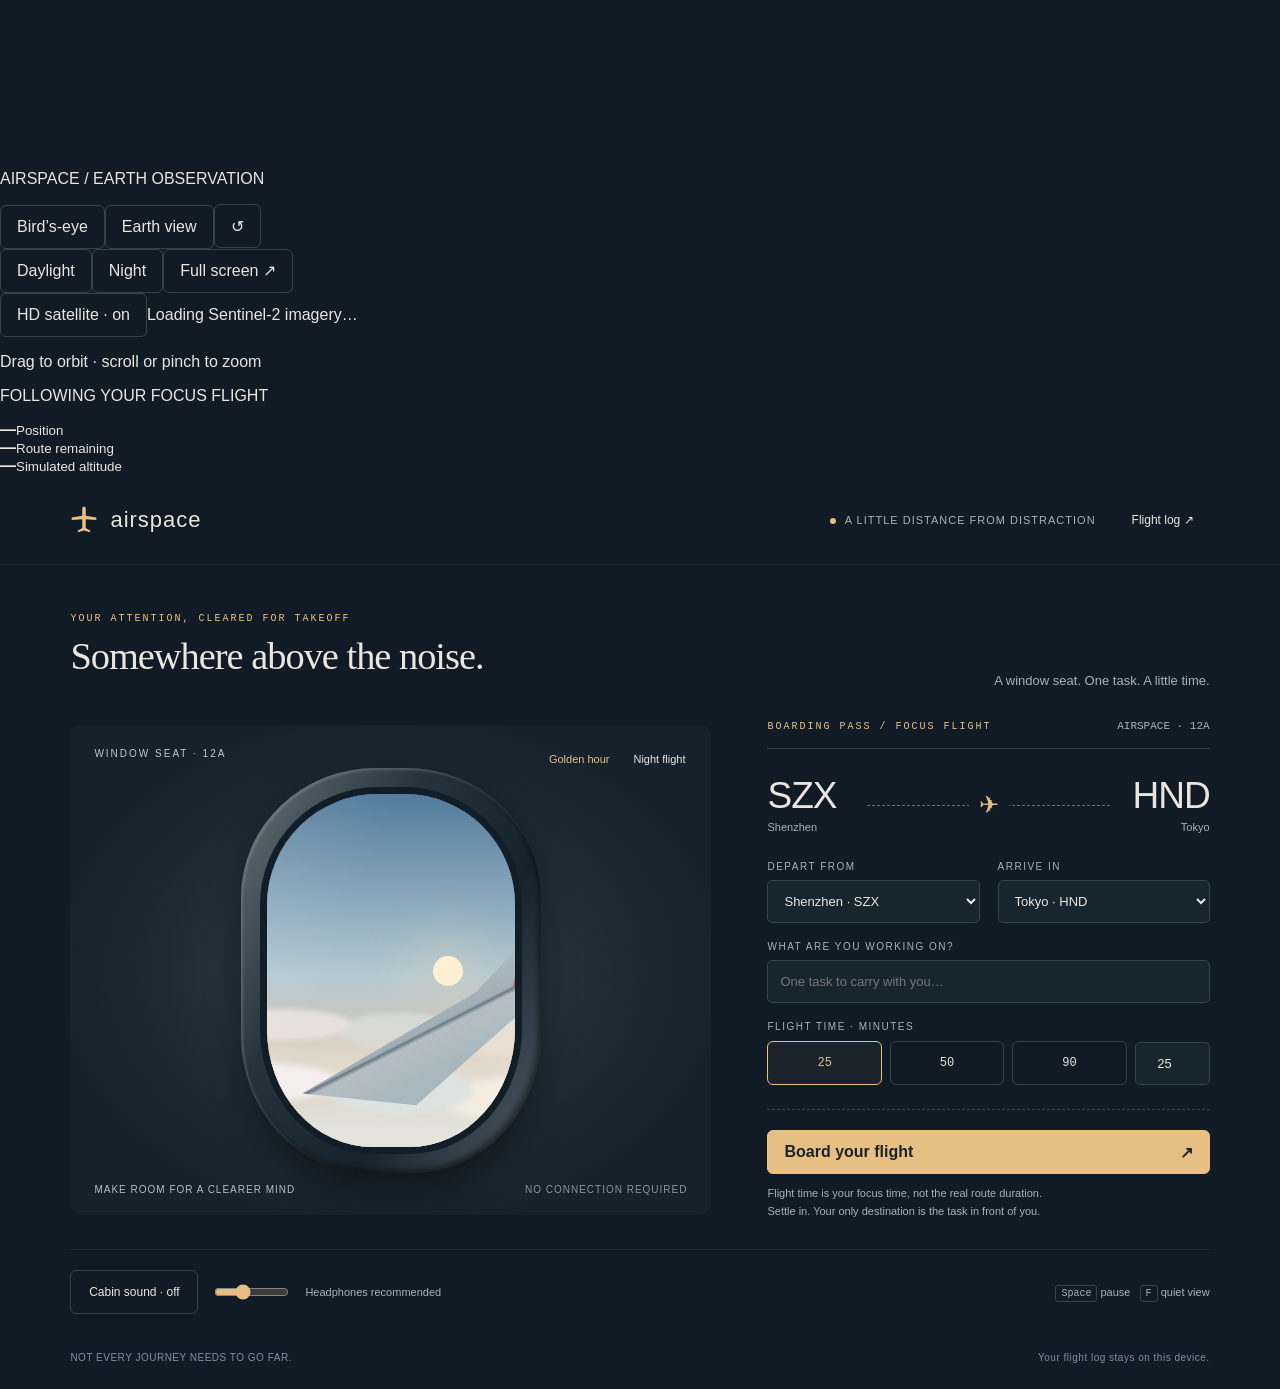
<file: src/template.html>
<!DOCTYPE html>
<html lang="en"><head><meta charset="utf-8"><meta name="viewport" content="width=device-width,initial-scale=1"><meta name="theme-color" content="#101b25"><title>Airspace — a little distance from distraction</title><style>
:root{--ink:#e9e6df;--muted:#a7b2b9;--line:#35434b;--accent:#e8bf83;--ease:220ms cubic-bezier(.2,.8,.2,1)}*{box-sizing:border-box}body{margin:0;background:#101b25;color:var(--ink);font-family:'Avenir Next',Avenir,'Segoe UI',sans-serif;min-height:100vh}button,input,select{font:inherit}button{cursor:pointer}button,a,input,select{transition:background var(--ease),color var(--ease),border-color var(--ease),transform var(--ease)}button:active{transform:scale(.96)}button:focus-visible,a:focus-visible,input:focus-visible,select:focus-visible{outline:2px solid var(--accent);outline-offset:5px}button{color:inherit;background:none;border:1px solid var(--line);border-radius:6px;min-height:44px;padding:10px 16px}button:hover{background:#ffffff0d;border-color:#7d8b92}button:disabled{opacity:.4;cursor:not-allowed}.primary{background:var(--accent);border-color:var(--accent);color:#19232a;font-weight:600}.primary:hover{background:#f2d5ab;border-color:#f2d5ab}.eyebrow{font-family:Menlo,Consolas,monospace;font-size:10px;letter-spacing:2px;text-transform:uppercase;color:var(--muted)}header{height:90px;padding:0 5.5vw;display:flex;align-items:center;justify-content:space-between;border-bottom:1px solid #ffffff0b}.brand{display:flex;align-items:center;gap:12px;font-size:22px;letter-spacing:1px}.brand svg{width:28px;fill:var(--accent)}.header-right{display:flex;align-items:center;gap:20px}.status{font-size:11px;letter-spacing:1px;color:var(--muted)}.status:before{content:'';display:inline-block;width:6px;height:6px;border-radius:50%;background:var(--accent);margin-right:9px}#logButton{border:0;font-size:12px}main{max-width:1440px;margin:auto;padding:48px 5.5vw 24px}.intro{display:flex;align-items:end;justify-content:space-between;margin-bottom:32px}.intro h1{font-family:Georgia,serif;font-size:clamp(30px,3vw,44px);font-weight:400;letter-spacing:-1px;margin:10px 0}.intro p{color:var(--muted);font-size:13px;margin:0}.intro .eyebrow{color:var(--accent)}.layout{display:grid;grid-template-columns:minmax(0,1.45fr) minmax(330px,1fr);gap:56px;align-items:center}.window-scene{position:relative;height:490px;display:flex;justify-content:center;align-items:center;background:radial-gradient(ellipse at 50% 50%,#35444e 0,#1c2933 55%,#15212b 76%);border-radius:12px;overflow:hidden}.window-shell{position:relative;width:300px;height:405px;border-radius:45% 45% 43% 43% / 32% 32% 34% 34%;padding:19px;background:linear-gradient(120deg,#69747a,#26333c 35%,#17232c 65%,#53616a);box-shadow:0 12px 35px #0007,inset 2px 2px 3px #a4b1b755,inset -3px -3px 7px #0008}.window-inner{height:100%;border-radius:45% 45% 43% 43% / 32% 32% 34% 34%;overflow:hidden;position:relative;background:#91b2c5;box-shadow:inset 0 0 15px #000c;border:7px solid #111e28}.sky{position:absolute;inset:0;background:linear-gradient(#527b9c 0%,#b3c9d2 51%,#e1c6ae 78%,#d5d9d4);transition:background 1s}.sun{position:absolute;top:46%;left:67%;width:30px;height:30px;background:#fff0d3;border-radius:50%;box-shadow:0 0 50px 22px #f9d9b84a}.cloud-layer{position:absolute;width:180%;height:40%;left:-40%;bottom:-5%;filter:blur(3px);background:radial-gradient(ellipse at 20% 42%,#f5eeee 0 16%,transparent 17%),radial-gradient(ellipse at 52% 48%,#dce3e1 0 22%,transparent 23%),radial-gradient(ellipse at 86% 54%,#f3eddf 0 21%,transparent 22%),linear-gradient(transparent 30%,#e4e4dc 80%);animation:drift 65s linear infinite alternate}.cloud-layer.far{bottom:12%;opacity:.65;transform:scale(.8);animation-duration:95s}.wing{position:absolute;width:110%;height:140px;bottom:13%;left:10%;transform:rotate(-12deg);clip-path:polygon(0 75%,70% 30%,92% 0,100% 3%,87% 48%,40% 100%);background:linear-gradient(165deg,#c8d2d7,#a2aeb6 49%,#657783 50%,#b5bec3 52%,#a9b8bf 70%);filter:drop-shadow(0 2px 3px #0006)}.wing:after{content:'';position:absolute;top:7px;right:11%;height:40px;width:7px;background:#b55239;transform:rotate(22deg)}.window-shine{position:absolute;inset:0;pointer-events:none;border-radius:inherit;background:linear-gradient(110deg,#ffffff18,transparent 35%,transparent 75%,#ffffff10)}.scene-caption{position:absolute;bottom:20px;left:24px;right:24px;display:flex;justify-content:space-between;font-size:10px;letter-spacing:1px;color:#b3bcc2}.scene-caption span:last-child{color:#89979f}.cabin-label{position:absolute;top:23px;left:24px;color:#c0c8cc;font-size:10px;letter-spacing:2px}.scene-controls{position:absolute;right:16px;top:12px;display:flex;gap:4px}.scene-controls button{border:0;font-size:11px;padding:8px 10px}.scene-controls button[aria-pressed=true]{color:var(--accent)}.night .sky{background:linear-gradient(#111d38,#314b6d 70%,#64768a)}.night .sun{width:22px;height:22px;background:#e5ecdf;top:22%;left:62%;box-shadow:0 0 25px #e5ecdf35}.night .cloud-layer{filter:blur(3px) brightness(.55)}.night .wing{filter:brightness(.65)}@keyframes drift{from{translate:-10% 0}to{translate:12% 0}}body:not(.flying) .cloud-layer{animation-play-state:paused}.ticket{position:relative}.ticket-top{display:flex;justify-content:space-between;align-items:center;border-bottom:1px solid var(--line);padding-bottom:16px}.ticket-top .eyebrow{color:var(--accent)}.seat{font-family:Menlo,monospace;font-size:11px;color:var(--muted)}.route{display:flex;align-items:center;justify-content:space-between;margin:26px 0}.airport{min-width:90px}.airport strong{display:block;font-size:37px;font-weight:500;letter-spacing:-1px}.airport small{font-size:11px;color:var(--muted)}.airport:last-child{text-align:right}.route-art{flex:1;padding:0 14px;position:relative;text-align:center;color:var(--accent)}.route-art:before{content:'';position:absolute;left:10px;right:10px;top:50%;border-top:1px dashed #637179}.route-art span{background:#101b25;position:relative;padding:0 10px;display:inline-block;font-size:24px}.form-grid{display:grid;grid-template-columns:1fr 1fr;gap:18px}label{display:block;font-size:10px;letter-spacing:1.5px;color:var(--muted);text-transform:uppercase;margin-bottom:8px}select,input{width:100%;height:43px;border:1px solid var(--line);border-radius:5px;background:#17252f;color:var(--ink);padding:8px 12px;font-size:13px}select option{background:#17252f}.task-row{margin-top:18px}.duration-row{display:flex;gap:8px;align-items:center;margin:9px 0 0}.duration-row button{flex:1;font-family:Menlo,monospace;font-size:12px;padding:9px 5px}.duration-row button.selected{color:var(--accent);border-color:var(--accent);background:#e8bf830c}.custom{max-width:75px;text-align:center}.boarding-footer{margin-top:24px;border-top:1px dashed var(--line);padding-top:20px}.boarding-footer button{width:100%;display:flex;justify-content:space-between;align-items:center}.boarding-footer p{font-size:11px;color:var(--muted);line-height:1.6;margin-bottom:0}.timer-wrap{padding:16px 0}.phase{display:flex;align-items:center;gap:9px;color:var(--accent);font-size:11px;letter-spacing:2px;text-transform:uppercase}.phase:before{content:'';height:5px;width:5px;border-radius:50%;background:var(--accent)}.timer{font-family:'Avenir Next',sans-serif;font-size:clamp(70px,7.5vw,110px);font-weight:300;letter-spacing:-5px;line-height:1.2;font-variant-numeric:tabular-nums;margin:10px 0}.task-caption{font-size:14px;color:var(--muted);overflow-wrap:anywhere}.progress{height:3px;background:#35434b;margin:26px 0 12px;position:relative}.progress-fill{height:100%;background:var(--accent);width:0;transition:width .7s linear}.progress-plane{position:absolute;top:-12px;left:0;color:var(--accent);font-size:19px;transform:translateX(-50%);transition:left .7s linear}.progress-labels{display:flex;justify-content:space-between;color:var(--muted);font-family:Menlo,monospace;font-size:10px}.flight-actions{display:flex;gap:10px;margin-top:28px}.flight-actions .primary{flex:1}.flight-note{font-size:11px;color:var(--muted);margin-top:14px;line-height:1.7}.below{display:flex;justify-content:space-between;align-items:center;margin-top:29px;border-top:1px solid #ffffff10;padding-top:20px;gap:20px}.sound{display:flex;gap:14px;align-items:center}.sound button{font-size:12px;min-width:128px}.volume{width:75px;height:24px;accent-color:var(--accent);padding:0;border:0;background:none}.sound small{font-size:11px;color:var(--muted)}.hint{font-size:11px;color:var(--muted)}kbd{border:1px solid var(--line);border-radius:3px;padding:2px 5px;font-size:10px}.footer{display:flex;justify-content:space-between;margin-top:38px;color:#7e919c;font-size:10px;letter-spacing:.5px}.hidden{display:none!important}dialog{background:#17252f;color:var(--ink);border:1px solid var(--line);border-radius:10px;padding:28px;width:min(480px,calc(100% - 32px));max-height:80vh}dialog::backdrop{background:#0009}dialog h2{font-family:Georgia,serif;font-weight:400;margin-top:0}dialog p{color:var(--muted);font-size:13px;line-height:1.7}.dialog-head{display:flex;align-items:start;justify-content:space-between;gap:12px}.dialog-head button{padding:0 12px;margin-top:-7px}.log-entry{border-top:1px solid var(--line);padding:15px 0;font-size:13px}.log-entry small{display:block;color:var(--muted);margin-top:7px}.log-summary{color:var(--accent)!important}.toast{position:fixed;bottom:24px;left:50%;transform:translateX(-50%);padding:12px 20px;background:#e8bf83;color:#17252f;font-size:12px;border-radius:5px;z-index:10;width:max-content;max-width:90vw}.immersive header,.immersive .intro,.immersive .below,.immersive .footer{display:none}.immersive main{min-height:100vh;display:flex;align-items:center;justify-content:center}.immersive .layout{width:100%}.immersive #immersiveButton{position:fixed;right:20px;top:20px;z-index:5;background:#101b25}.sr-only{position:absolute;width:1px;height:1px;overflow:hidden;clip:rect(0,0,0,0)}@media(min-width:1500px){main{padding-top:65px}.window-scene{height:550px}.window-shell{width:330px;height:445px}}@media(max-width:900px){.layout{gap:28px;grid-template-columns:1fr 1fr}.window-scene{height:440px}.window-shell{width:255px;height:355px}.scene-caption{font-size:9px}.scene-caption span:last-child{display:none}.intro{align-items:start;gap:20px}.intro p{max-width:210px;line-height:1.7}.form-grid{gap:10px}.airport strong{font-size:32px}}@media(max-width:680px){header{height:70px;padding:0 22px}.brand{font-size:19px}.status{display:none}main{padding:27px 22px}.intro{margin-bottom:24px}.intro h1{font-size:32px}.intro>p{display:none}.layout{grid-template-columns:1fr;gap:28px}.window-scene{height:285px}.window-shell{width:190px;height:255px;padding:12px}.cabin-label{font-size:9px;left:15px}.scene-caption{left:15px;bottom:12px}.scene-controls{right:9px;top:6px;flex-direction:column}.window-inner{border-width:5px}.route{margin:20px 0}.timer{font-size:86px}.below{align-items:start}.sound{flex-wrap:wrap;gap:8px}.sound small{display:none}.hint{font-size:10px;max-width:100px;line-height:1.8}.footer{line-height:1.7;gap:20px;margin-top:25px}.immersive main{padding-top:75px;padding-bottom:25px}.immersive .window-scene{height:240px}.immersive .window-shell{height:220px;width:166px}.immersive .layout{gap:20px}}@media(prefers-reduced-motion:reduce){*,*:before,*:after{animation:none!important;transition:none!important}}

/*__IMMERSIVE_CSS__*/
</style></head><body>
<div id="worldStage"><canvas id="worldCanvas" tabindex="0" aria-label="Interactive 3D Earth and airplane. Drag to orbit and scroll to zoom."></canvas><div id="worldError" class="hidden" role="status"></div></div>
<aside id="worldHud" aria-label="Camera controls"><p class="world-title">AIRSPACE / EARTH OBSERVATION</p><div class="view-switch"><button id="followView" aria-pressed="true">Bird’s-eye</button><button id="globeView" aria-pressed="false">Earth view</button><button id="recenterView" title="Recenter camera" aria-label="Recenter camera">↺</button></div><div class="world-settings"><button id="worldDay" aria-pressed="true">Daylight</button><button id="worldNight" aria-pressed="false">Night</button><button id="fullscreenView" aria-label="Toggle browser fullscreen">Full screen ↗</button></div><div class="satellite-controls"><button id="satelliteToggle" aria-pressed="true">HD satellite · on</button><span id="satelliteState" role="status">Loading Sentinel-2 imagery…</span></div><p id="worldHint">Drag to orbit · scroll or pinch to zoom</p></aside>
<aside id="telemetry" aria-label="Simulated flight position"><p class="telemetry-label">FOLLOWING YOUR FOCUS FLIGHT</p><div class="telemetry-values"><div class="telemetry-item"><strong id="worldPosition">—</strong><small>Position</small></div><div class="telemetry-item"><strong id="worldDistance">—</strong><small>Route remaining</small></div><div class="telemetry-item"><strong id="worldAltitude">—</strong><small>Simulated altitude</small></div></div></aside>
<div id="satelliteCredit" hidden><a href="https://cloudless.eox.at/" target="_blank" rel="noopener">EOxCloudless</a> by <a href="https://eox.at/" target="_blank" rel="noopener">EOX IT Services GmbH</a> (Contains modified Copernicus Sentinel data 2025) · <a href="https://maps.eox.at/" target="_blank" rel="noopener">EOX::Maps</a></div>
<header><div class="brand"><svg viewBox="0 0 32 32" aria-hidden="true"><path d="M30 13 18 11V3c0-3-4-3-4 0v8L2 13v3l12-1v10l-5 3v2l7-2 7 2v-2l-5-3V15l12 1z"/></svg>airspace</div><div class="header-right"><span class="status" id="headerStatus">A LITTLE DISTANCE FROM DISTRACTION</span><button id="logButton">Flight log ↗</button></div></header>
<main><section class="intro"><div><div class="eyebrow">Your attention, cleared for takeoff</div><h1 id="headline">Somewhere above the noise.</h1></div><p>A window seat. One task. A little time.</p></section><div class="layout"><section class="window-scene" id="scene" aria-label="Illustrated airplane window with clouds and an aircraft wing"><span class="cabin-label">WINDOW SEAT · 12A</span><div class="scene-controls"><button id="dayButton" aria-pressed="true">Golden hour</button><button id="nightButton" aria-pressed="false">Night flight</button></div><div class="window-shell"><div class="window-inner"><div class="sky"></div><div class="sun"></div><div class="cloud-layer far"></div><div class="cloud-layer"></div><div class="wing"></div><div class="window-shine"></div></div></div><div class="scene-caption"><span id="sceneCaption">MAKE ROOM FOR A CLEARER MIND</span><span>NO CONNECTION REQUIRED</span></div></section>
<section class="ticket" aria-label="Focus flight controls"><div class="ticket-top"><span class="eyebrow" id="ticketLabel">Boarding pass / focus flight</span><span class="seat">AIRSPACE · 12A</span></div><div class="route"><div class="airport"><strong id="originCode">SZX</strong><small id="originName">Shenzhen</small></div><div class="route-art"><span aria-hidden="true">✈</span></div><div class="airport"><strong id="destinationCode">HND</strong><small id="destinationName">Tokyo</small></div></div>
<form id="boarding"><div class="form-grid"><div><label for="origin">Depart from</label><select id="origin"></select></div><div><label for="destination">Arrive in</label><select id="destination"></select></div></div><div class="task-row"><label for="task">What are you working on?</label><input id="task" maxlength="100" placeholder="One task to carry with you…" autocomplete="off"></div><div class="task-row"><label for="minutes">Flight time · minutes</label><div class="duration-row"><button type="button" class="selected" data-minutes="25">25</button><button type="button" data-minutes="50">50</button><button type="button" data-minutes="90">90</button><input class="custom" id="minutes" type="number" min="1" max="240" value="25" required aria-label="Custom focus duration in minutes"></div></div><div class="boarding-footer"><button type="submit" class="primary"><span>Board your flight</span><span aria-hidden="true">↗</span></button><p>Flight time is your focus time, not the real route duration.<br>Settle in. Your only destination is the task in front of you.</p></div></form>
<div id="flight" class="hidden"><div class="timer-wrap"><div class="phase" id="phase">Taking off</div><div class="timer" id="timer" role="timer" aria-label="Time remaining">25:00</div><div class="task-caption" id="taskCaption">Uninterrupted focus</div><div class="progress"><div class="progress-fill" id="progressFill"></div><span class="progress-plane" id="progressPlane" aria-hidden="true">✈</span></div><div class="progress-labels"><span id="departLabel">SZX · DEPARTURE</span><span id="percent">0%</span><span id="arriveLabel">HND · ARRIVAL</span></div><div class="flight-actions"><button class="primary" id="pauseButton">Pause flight</button><button id="endButton">End flight</button><button id="immersiveButton" title="Hide interface (F)" aria-label="Toggle immersive view">⛶</button></div><p class="flight-note" id="flightNote">Your attention is here. Stay with one thing.</p></div></div>
</section></div><div class="below"><div class="sound"><button id="soundButton" aria-pressed="false">Cabin sound · off</button><label for="volume" class="sr-only">Cabin volume</label><input class="volume" id="volume" type="range" min="0" max="100" value="35"><small>Headphones recommended</small></div><span class="hint"><kbd>Space</kbd> pause &nbsp; <kbd>F</kbd> quiet view</span></div><footer class="footer"><span>NOT EVERY JOURNEY NEEDS TO GO FAR.</span><span>Your flight log stays on this device.</span></footer></main>
<dialog id="logDialog"><div class="dialog-head"><h2>Your flight log</h2><button id="closeLog" aria-label="Close flight log">×</button></div><p id="logSummary" class="log-summary"></p><div id="logEntries"></div></dialog><dialog id="endDialog"><h2>Return to the gate?</h2><p>Your flight will end early. Only completed flights are added to your log.</p><div class="flight-actions"><button id="keepFlying" class="primary">Keep flying</button><button id="confirmEnd">End flight</button></div></dialog><div class="sr-only" id="announcement" aria-live="polite"></div><div id="toast" class="toast hidden" role="status"></div>
<script>
(()=>{'use strict';
const $=id=>document.getElementById(id), airports=[{code:'SZX',name:'Shenzhen'},{code:'HND',name:'Tokyo'},{code:'SIN',name:'Singapore'},{code:'LHR',name:'London'},{code:'JFK',name:'New York'},{code:'CDG',name:'Paris'},{code:'SYD',name:'Sydney'},{code:'KEF',name:'Reykjavík'}];
const STORE='airspace-v1';let state={status:'idle',duration:1500000,remaining:1500000,deadline:null,origin:'SZX',destination:'HND',task:'',theme:'day',volume:35},log=[],audio=null,soundOn=false,saveError=false,wakeLock=null;
function load(){try{const data=JSON.parse(localStorage.getItem(STORE)||'null');if(data){log=Array.isArray(data.log)?data.log.filter(x=>x&&typeof x.minutes==='number'&&x.finished).slice(0,100):[];const s=data.state;if(s&&['idle','running','paused','done','ended'].includes(s.status)&&Number.isFinite(s.duration)&&s.duration>=60000&&s.duration<=14400000&&airports.some(a=>a.code===s.origin)&&airports.some(a=>a.code===s.destination)){state={...state,...s};state.remaining=Math.max(0,Math.min(state.duration,Number(state.remaining)||0));if(state.status==='running'&&!Number.isFinite(state.deadline)){state.status='paused';state.deadline=null}}}}catch(e){saveError=true}}
function save(){try{localStorage.setItem(STORE,JSON.stringify({state,log}))}catch(e){if(!saveError){saveError=true;toast('Storage unavailable. This session will not survive a refresh.')}}}
function toast(text){$('toast').textContent=text;$('toast').classList.remove('hidden');clearTimeout(toast.timeout);toast.timeout=setTimeout(()=>$('toast').classList.add('hidden'),4500)}
function airport(code){return airports.find(a=>a.code===code)}
function route(){const a=airport(state.origin),b=airport(state.destination);$('originCode').textContent=a.code;$('originName').textContent=a.name;$('destinationCode').textContent=b.code;$('destinationName').textContent=b.name;$('departLabel').textContent=a.code+' · DEPARTURE';$('arriveLabel').textContent=b.code+' · ARRIVAL'}
function format(ms){const secs=Math.ceil(ms/1000);return String(Math.floor(secs/60)).padStart(2,'0')+':'+String(secs%60).padStart(2,'0')}
function phase(p){return p<.08?'Taking off':p<.87?'At cruising altitude':'Preparing to land'}
function render(){const active=state.status!=='idle',running=state.status==='running',terminal=['done','ended'].includes(state.status),p=Math.max(0,Math.min(1,1-state.remaining/state.duration));$('boarding').classList.toggle('hidden',active);$('flight').classList.toggle('hidden',!active);document.body.classList.toggle('flying',running);$('scene').classList.toggle('night',state.theme==='night');$('dayButton').setAttribute('aria-pressed',String(state.theme==='day'));$('nightButton').setAttribute('aria-pressed',String(state.theme==='night'));route();$('timer').textContent=state.status==='ended'?'—:—':format(state.remaining);$('phase').textContent=state.status==='paused'?'Flight paused':state.status==='done'?'Welcome to your destination':state.status==='ended'?'Returned to the gate':phase(p);$('taskCaption').textContent=state.task||'Uninterrupted focus';$('progressFill').style.width=p*100+'%';$('progressPlane').style.left=p*100+'%';$('percent').textContent=Math.floor(p*100)+'%';$('pauseButton').textContent=terminal?'Book another flight':state.status==='paused'?'Resume flight':'Pause flight';$('endButton').classList.toggle('hidden',terminal);$('ticketLabel').textContent=active?'Focus flight / '+state.status:'Boarding pass / focus flight';$('headline').textContent=state.status==='done'?'A little further than before.':state.status==='ended'?'Another departure awaits.':'Somewhere above the noise.';$('headerStatus').textContent=running?'FOCUS FLIGHT IN PROGRESS':state.status==='paused'?'YOUR WINDOW SEAT IS WAITING':'A LITTLE DISTANCE FROM DISTRACTION';$('sceneCaption').textContent=running?'NOTHING TO DO BUT THE THING YOU CAME FOR':'MAKE ROOM FOR A CLEARER MIND';$('flightNote').textContent=state.status==='done'?'Flight complete. Stretch, drink some water, enjoy the view.':state.status==='ended'?'No pressure. Return when you’re ready for another journey.':state.status==='paused'?'Take a breath. Your remaining focus time is saved.':'Your attention is here. Stay with one thing.';document.title=active&&!terminal?format(state.remaining)+' · Airspace':'Airspace — a little distance from distraction'}
async function wake(){try{if('wakeLock' in navigator&&state.status==='running'){wakeLock=await navigator.wakeLock.request('screen')}}catch(e){}}
function release(){if(wakeLock){wakeLock.release().catch(()=>{});wakeLock=null}}
function finish(){if(state.status!=='running')return;state.remaining=0;state.status='done';state.deadline=null;log.unshift({id:Date.now(),origin:state.origin,destination:state.destination,task:state.task,minutes:state.duration/60000,finished:new Date().toISOString()});log=log.slice(0,100);save();release();chime();$('announcement').textContent='Flight complete. You have arrived in '+airport(state.destination).name+'.';render()}
function tick(){if(state.status==='running'){state.remaining=Math.max(0,state.deadline-Date.now());if(state.remaining===0){finish();return}}render()}
function start(){const mins=Number($('minutes').value);if(!Number.isInteger(mins)||mins<1||mins>240){$('minutes').reportValidity();return}if($('origin').value===$('destination').value){toast('Choose a different city for your destination.');$('destination').focus();return}state={...state,status:'running',origin:$('origin').value,destination:$('destination').value,task:$('task').value.trim(),duration:mins*60000,remaining:mins*60000,deadline:Date.now()+mins*60000};save();wake();render();$('pauseButton').focus();$('announcement').textContent='Your '+mins+' minute focus flight has departed.'}
function pause(){if(state.status==='running'){tick();if(state.status!=='running')return;state.status='paused';state.deadline=null;release()}else if(state.status==='paused'){state.status='running';state.deadline=Date.now()+state.remaining;wake()}else if(['done','ended'].includes(state.status)){state.status='idle';state.remaining=state.duration;document.body.classList.remove('immersive')}save();render()}
function end(){state.status='ended';state.deadline=null;save();release();$('endDialog').close();document.body.classList.remove('immersive');render()}
function initAudio(){if(audio)return audio;const context=new(window.AudioContext||window.webkitAudioContext)(),buffer=context.createBuffer(1,context.sampleRate*4,context.sampleRate),data=buffer.getChannelData(0);let last=0;for(let i=0;i<data.length;i++){const white=Math.random()*2-1;last=(last+.02*white)/1.02;data[i]=last*3.5}const source=context.createBufferSource();source.buffer=buffer;source.loop=true;const filter=context.createBiquadFilter();filter.type='lowpass';filter.frequency.value=650;const gain=context.createGain();gain.gain.value=0;source.connect(filter);filter.connect(gain);gain.connect(context.destination);source.start();audio={context,gain};return audio}
async function toggleSound(){try{const a=initAudio();await a.context.resume();soundOn=!soundOn;a.gain.gain.setTargetAtTime(soundOn?state.volume/100*.6:0,a.context.currentTime,.3);$('soundButton').textContent='Cabin sound · '+(soundOn?'on':'off');$('soundButton').setAttribute('aria-pressed',String(soundOn))}catch(e){toast('Cabin audio is unavailable in this browser.')}}
function chime(){if(!audio||audio.context.state!=='running')return;const c=audio.context;[660,880].forEach((frequency,i)=>{const o=c.createOscillator(),g=c.createGain(),t=c.currentTime+i*.35;o.frequency.value=frequency;o.connect(g);g.connect(c.destination);g.gain.setValueAtTime(0,t);g.gain.linearRampToValueAtTime(.09,t+.03);g.gain.exponentialRampToValueAtTime(.001,t+.8);o.start(t);o.stop(t+.9)})}
function showLog(){const total=log.reduce((sum,f)=>sum+f.minutes,0);$('logSummary').textContent=log.length+' completed flights · '+total+' focus minutes';$('logEntries').replaceChildren();if(!log.length){const p=document.createElement('p');p.textContent='Your first journey starts with one focused session. Completed flights will appear here.';$('logEntries').append(p)}log.forEach(f=>{const entry=document.createElement('div');entry.className='log-entry';const title=document.createElement('div');title.textContent=f.origin+' → '+f.destination+' · '+f.minutes+' min';const task=document.createElement('small');task.textContent=f.task||'Uninterrupted focus';const date=document.createElement('small');date.textContent=new Date(f.finished).toLocaleString();entry.append(title,task,date);$('logEntries').append(entry)});$('logDialog').showModal()}
function immersive(){if(state.status==='idle')return;document.body.classList.toggle('immersive');$('immersiveButton').title=document.body.classList.contains('immersive')?'Exit quiet view (F)':'Hide interface (F)'}
load();airports.forEach(a=>{for(const id of ['origin','destination']){const option=document.createElement('option');option.value=a.code;option.textContent=a.name+' · '+a.code;$(id).append(option)}});$('origin').value=state.origin;$('destination').value=state.destination;$('task').value=state.task;$('minutes').value=state.duration/60000;$('volume').value=state.volume;
function durations(){document.querySelectorAll('[data-minutes]').forEach(b=>b.classList.toggle('selected',Number(b.dataset.minutes)===Number($('minutes').value)))}durations();document.querySelectorAll('[data-minutes]').forEach(b=>b.addEventListener('click',()=>{$('minutes').value=b.dataset.minutes;durations()}));$('minutes').addEventListener('input',durations);for(const id of ['origin','destination'])$(id).addEventListener('change',()=>{state[id]=$(id).value;route();save()});$('boarding').addEventListener('submit',e=>{e.preventDefault();start()});$('pauseButton').addEventListener('click',pause);$('endButton').addEventListener('click',()=>$('endDialog').showModal());$('confirmEnd').addEventListener('click',end);$('keepFlying').addEventListener('click',()=>$('endDialog').close());$('immersiveButton').addEventListener('click',immersive);$('logButton').addEventListener('click',showLog);$('closeLog').addEventListener('click',()=>$('logDialog').close());$('soundButton').addEventListener('click',toggleSound);$('volume').addEventListener('input',()=>{state.volume=Number($('volume').value);if(audio&&soundOn)audio.gain.gain.setTargetAtTime(state.volume/100*.6,audio.context.currentTime,.1);save()});['day','night'].forEach(theme=>$(theme+'Button').addEventListener('click',()=>{state.theme=theme;save();render()}));window.addEventListener('keydown',e=>{if(/INPUT|TEXTAREA|SELECT/.test(e.target.tagName)||e.target.isContentEditable||document.querySelector('dialog[open]')||e.ctrlKey||e.metaKey||e.altKey)return;if(e.code==='Space'&&state.status!=='idle'&&e.target.tagName!=='BUTTON'){e.preventDefault();pause()}if(e.key.toLowerCase()==='f'){e.preventDefault();immersive()}if(e.key==='Escape')document.body.classList.remove('immersive')});document.addEventListener('visibilitychange',()=>{tick();if(!document.hidden)wake()});window.addEventListener('pagehide',()=>{tick();save()});window.TOOL={get state(){return {...state}},get log(){return [...log]},get soundOn(){return soundOn},render,tick,format,phase};tick();setInterval(tick,250);if(state.status==='running')wake();if(saveError)toast('Storage unavailable. Your flight log may not be saved.');
})();
</script>
<script>/*__THREE__*/</script>
<script>/*__WORLD_ASSETS__*/</script>
<script>/*__FLIGHT_MATH__*/</script>
<script>(()=>{const $=id=>document.getElementById(id);['Day','Night'].forEach(mode=>{$('world'+mode).addEventListener('click',()=>$(mode.toLowerCase()+'Button').click())});function sync(){$('worldDay').setAttribute('aria-pressed',String(TOOL.state.theme==='day'));$('worldNight').setAttribute('aria-pressed',String(TOOL.state.theme==='night'))}sync();setInterval(sync,300);$('fullscreenView').addEventListener('click',async()=>{try{if(document.fullscreenElement)await document.exitFullscreen();else if(document.documentElement.requestFullscreen)await document.documentElement.requestFullscreen();else throw new Error('Unsupported')}catch(e){document.getElementById('worldHint').textContent='Use your browser’s full-screen command for this view.'}});document.addEventListener('fullscreenchange',()=>{$('fullscreenView').textContent=document.fullscreenElement?'Exit full screen ↙':'Full screen ↗'});})();</script>
<script>/*__SATELLITE_MATH__*/</script>
<script>/*__SATELLITE__*/</script>
<script>/*__WORLD__*/</script>
</body></html>
</file>
